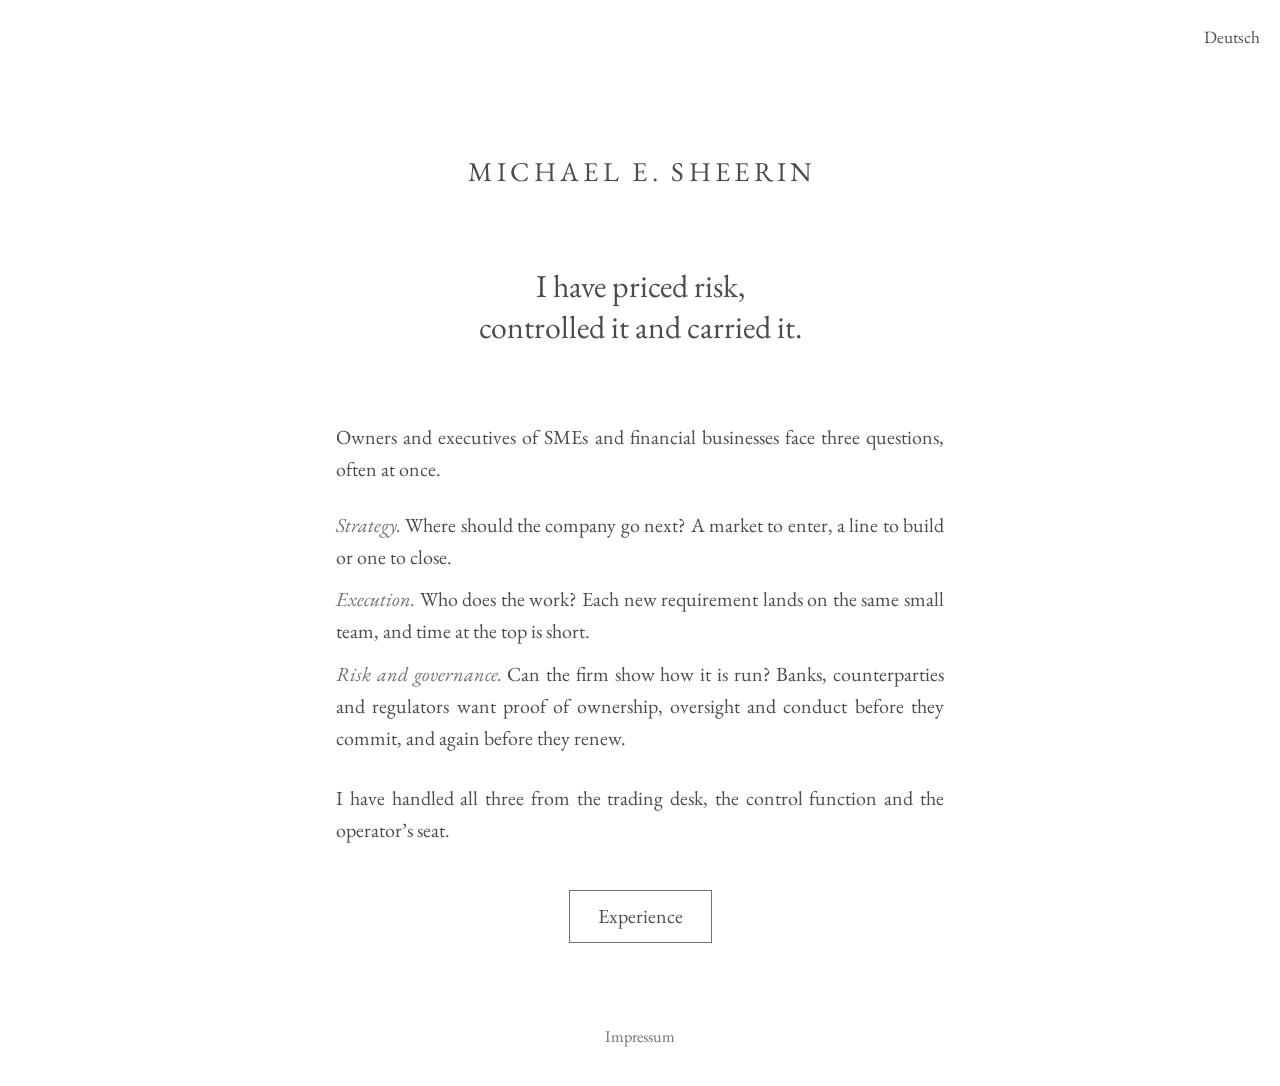
<file: index.html>
<!doctype html><html lang="en"><head><meta charset="utf-8"><meta name="viewport" content="width=device-width,initial-scale=1"><title>Michael E. Sheerin</title><meta name="description" content="Michael E. Sheerin. Independent mandates in strategy, execution, and risk and governance."><link rel="icon" href="/favicon.svg" type="image/svg+xml"><link rel="stylesheet" href="/styles.css"></head><body><nav><a class="lang" href="/de/">Deutsch</a></nav><a class="name" href="/">Michael E. Sheerin</a><main><h1>I have priced risk, controlled it and carried it.</h1><p class="lead">Owners and executives of SMEs and financial businesses face three questions, often at once.</p><p class="row"><span class="ri">Strategy.</span> Where should the company go next? A market to enter, a line to build or one to close.</p><p class="row"><span class="ri">Execution.</span> Who does the work? Each new requirement lands on the same small team, and time at the top is short.</p><p class="row"><span class="ri">Risk and governance.</span> Can the firm show how it is run? Banks, counterparties and regulators want proof of ownership, oversight and conduct before they commit, and again before they renew.</p><p class="lead close">I have handled all three from the trading desk, the control function and the operator’s seat.</p><p class="next"><a href="/experience/">Experience</a></p></main><footer><a href="/impressum/">Impressum</a></footer></body></html>
</file>
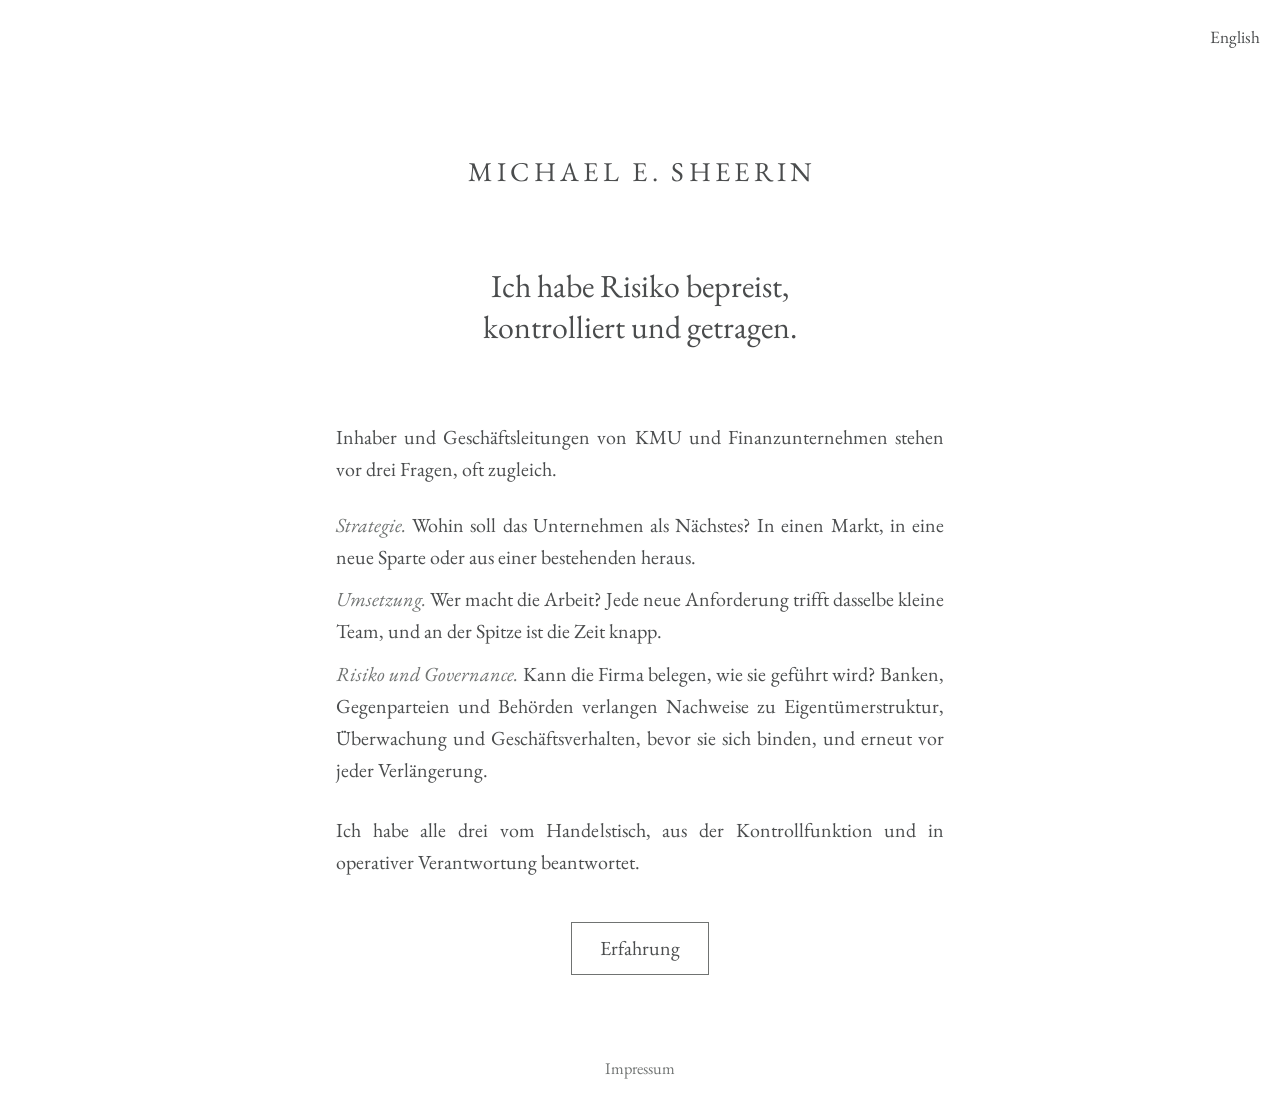
<file: de/index.html>
<!doctype html><html lang="de"><head><meta charset="utf-8"><meta name="viewport" content="width=device-width,initial-scale=1"><title>Michael E. Sheerin</title><meta name="description" content="Michael E. Sheerin. Unabhängige Mandate in Strategie, Umsetzung sowie Risiko und Governance."><link rel="icon" href="/favicon.svg" type="image/svg+xml"><link rel="stylesheet" href="/styles.css"></head><body><nav><a class="lang" href="/">English</a></nav><a class="name" href="/de/">Michael E. Sheerin</a><main><h1>Ich habe Risiko bepreist, kontrolliert und getragen.</h1><p class="lead">Inhaber und Geschäftsleitungen von KMU und Finanzunternehmen stehen vor drei Fragen, oft zugleich.</p><p class="row"><span class="ri">Strategie.</span> Wohin soll das Unternehmen als Nächstes? In einen Markt, in eine neue Sparte oder aus einer bestehenden heraus.</p><p class="row"><span class="ri">Umsetzung.</span> Wer macht die Arbeit? Jede neue Anforderung trifft dasselbe kleine Team, und an der Spitze ist die Zeit knapp.</p><p class="row"><span class="ri">Risiko und Governance.</span> Kann die Firma belegen, wie sie geführt wird? Banken, Gegenparteien und Behörden verlangen Nachweise zu Eigentümerstruktur, Überwachung und Geschäftsverhalten, bevor sie sich binden, und erneut vor jeder Verlängerung.</p><p class="lead close">Ich habe alle drei vom Handelstisch, aus der Kontrollfunktion und in operativer Verantwortung beantwortet.</p><p class="next"><a href="/de/experience/">Erfahrung</a></p></main><footer><a href="/impressum/">Impressum</a></footer></body></html>
</file>
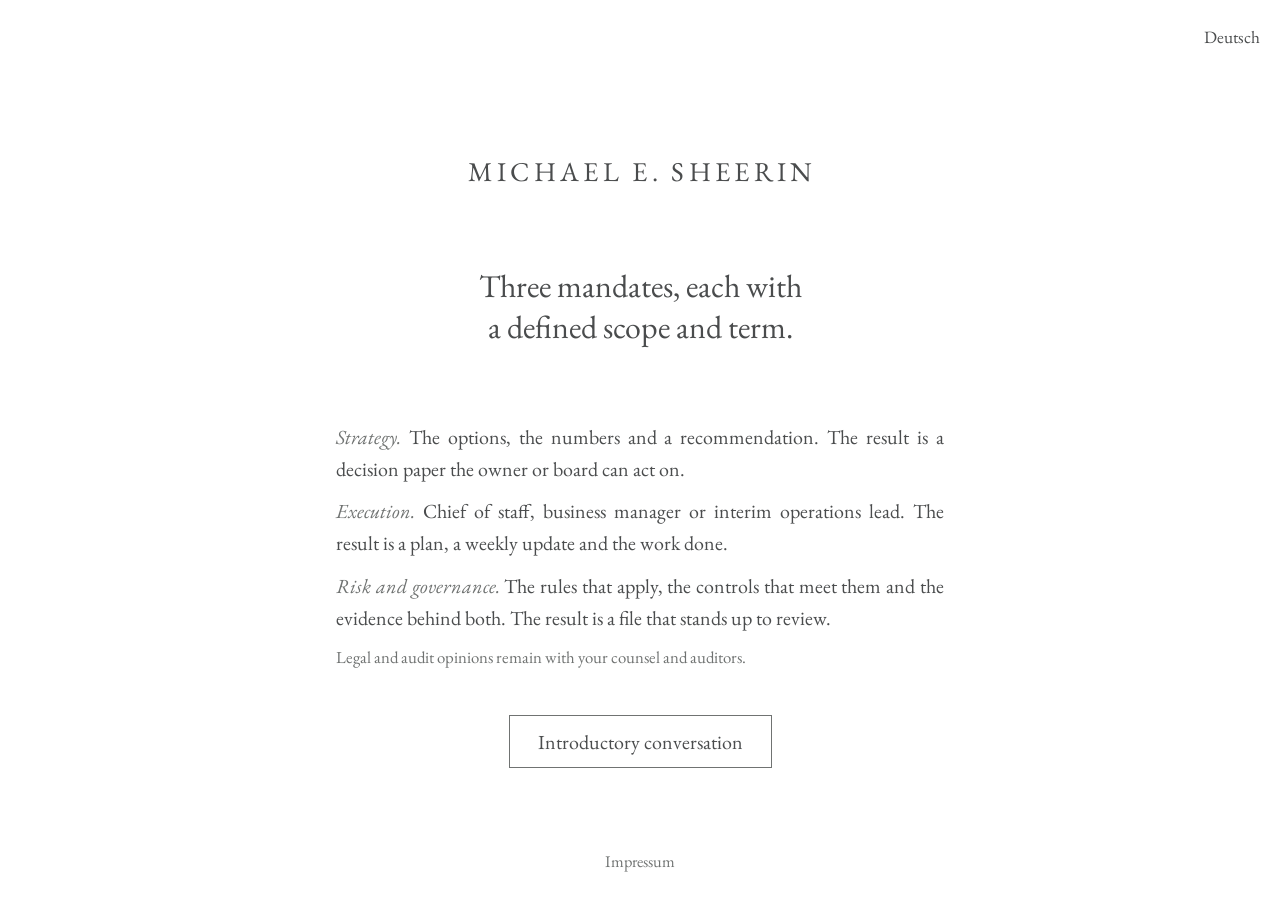
<file: engagements/index.html>
<!doctype html><html lang="en"><head><meta charset="utf-8"><meta name="viewport" content="width=device-width,initial-scale=1"><title>Mandates | Michael E. Sheerin</title><meta name="description" content="Michael E. Sheerin. Three mandates, each with a defined scope and term."><link rel="icon" href="/favicon.svg" type="image/svg+xml"><link rel="stylesheet" href="/styles.css"></head><body><nav><a class="lang" href="/de/engagements/">Deutsch</a></nav><a class="name" href="/">Michael E. Sheerin</a><main><h1>Three mandates, each with a defined scope and term.</h1><p class="row"><span class="ri">Strategy.</span> The options, the numbers and a recommendation. The result is a decision paper the owner or board can act on.</p><p class="row"><span class="ri">Execution.</span> Chief of staff, business manager or interim operations lead. The result is a plan, a weekly update and the work done.</p><p class="row"><span class="ri">Risk and governance.</span> The rules that apply, the controls that meet them and the evidence behind both. The result is a file that stands up to review.</p><p class="fine">Legal and audit opinions remain with your counsel and auditors.</p><p class="next"><a href="https://calendar.proton.me/bookings#VF5t0fohnnTvfBKRVGsZBuibG_S1iWW8JO1emktVD04=">Introductory conversation</a></p></main><footer><a href="/impressum/">Impressum</a></footer></body></html>
</file>
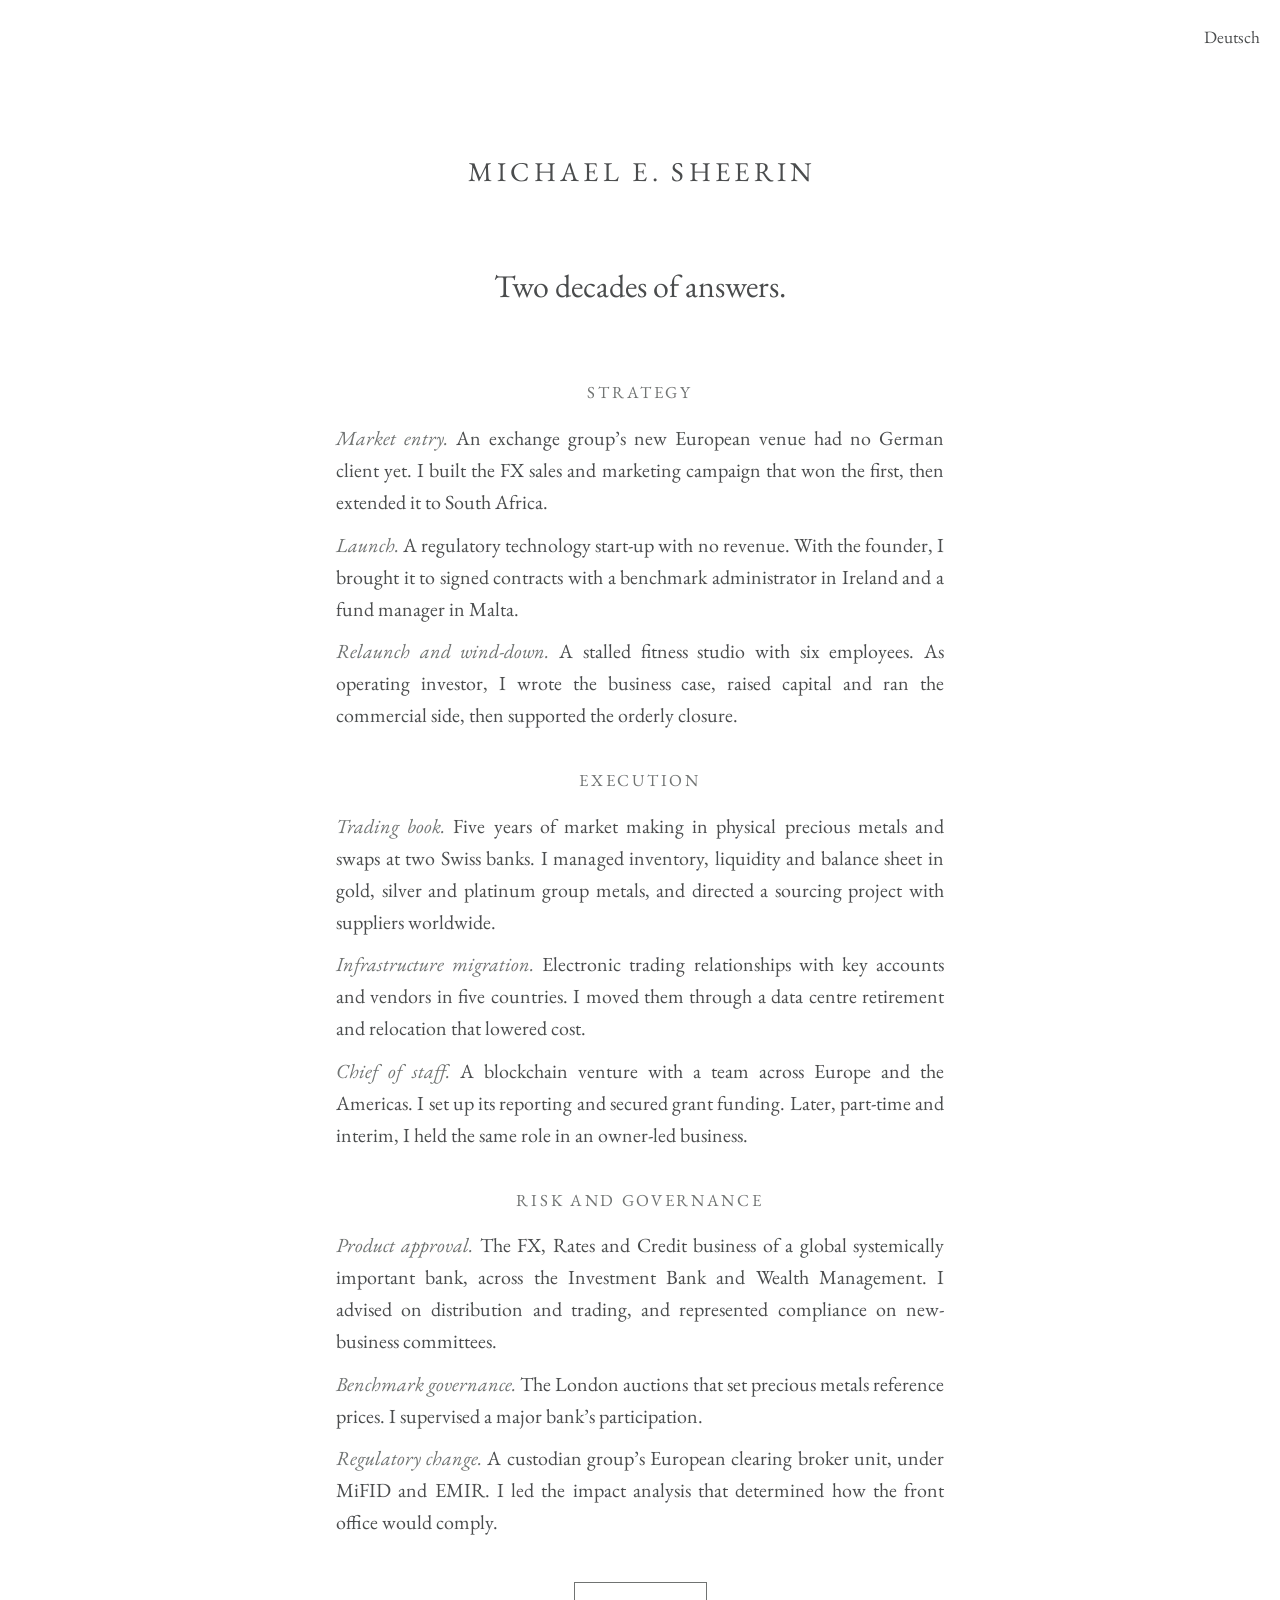
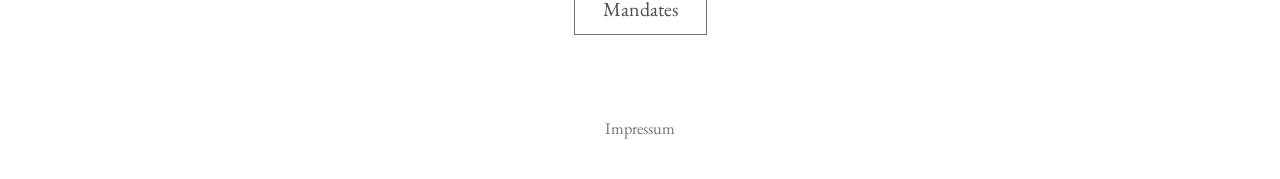
<file: experience/index.html>
<!doctype html><html lang="en"><head><meta charset="utf-8"><meta name="viewport" content="width=device-width,initial-scale=1"><title>Experience | Michael E. Sheerin</title><meta name="description" content="Michael E. Sheerin. Experience in strategy, execution, and risk and governance."><link rel="icon" href="/favicon.svg" type="image/svg+xml"><link rel="stylesheet" href="/styles.css"></head><body><nav><a class="lang" href="/de/experience/">Deutsch</a></nav><a class="name" href="/">Michael E. Sheerin</a><main><h1>Two decades of answers.</h1><h2 class="cap">Strategy</h2><p class="row"><span class="ri">Market entry.</span> An exchange group’s new European venue had no German client yet. I built the FX sales and marketing campaign that won the first, then extended it to South Africa.</p><p class="row"><span class="ri">Launch.</span> A regulatory technology start-up with no revenue. With the founder, I brought it to signed contracts with a benchmark administrator in Ireland and a fund manager in Malta.</p><p class="row"><span class="ri">Relaunch and wind-down.</span> A stalled fitness studio with six employees. As operating investor, I wrote the business case, raised capital and ran the commercial side, then supported the orderly closure.</p><h2 class="cap">Execution</h2><p class="row"><span class="ri">Trading book.</span> Five years of market making in physical precious metals and swaps at two Swiss banks. I managed inventory, liquidity and balance sheet in gold, silver and platinum group metals, and directed a sourcing project with suppliers worldwide.</p><p class="row"><span class="ri">Infrastructure migration.</span> Electronic trading relationships with key accounts and vendors in five countries. I moved them through a data centre retirement and relocation that lowered cost.</p><p class="row"><span class="ri">Chief of staff.</span> A blockchain venture with a team across Europe and the Americas. I set up its reporting and secured grant funding. Later, part-time and interim, I held the same role in an owner-led business.</p><h2 class="cap">Risk and governance</h2><p class="row"><span class="ri">Product approval.</span> The FX, Rates and Credit business of a global systemically important bank, across the Investment Bank and Wealth Management. I advised on distribution and trading, and represented compliance on new-business committees.</p><p class="row"><span class="ri">Benchmark governance.</span> The London auctions that set precious metals reference prices. I supervised a major bank’s participation.</p><p class="row"><span class="ri">Regulatory change.</span> A custodian group’s European clearing broker unit, under MiFID and EMIR. I led the impact analysis that determined how the front office would comply.</p><p class="next"><a href="/engagements/">Mandates</a></p></main><footer><a href="/impressum/">Impressum</a></footer></body></html>
</file>
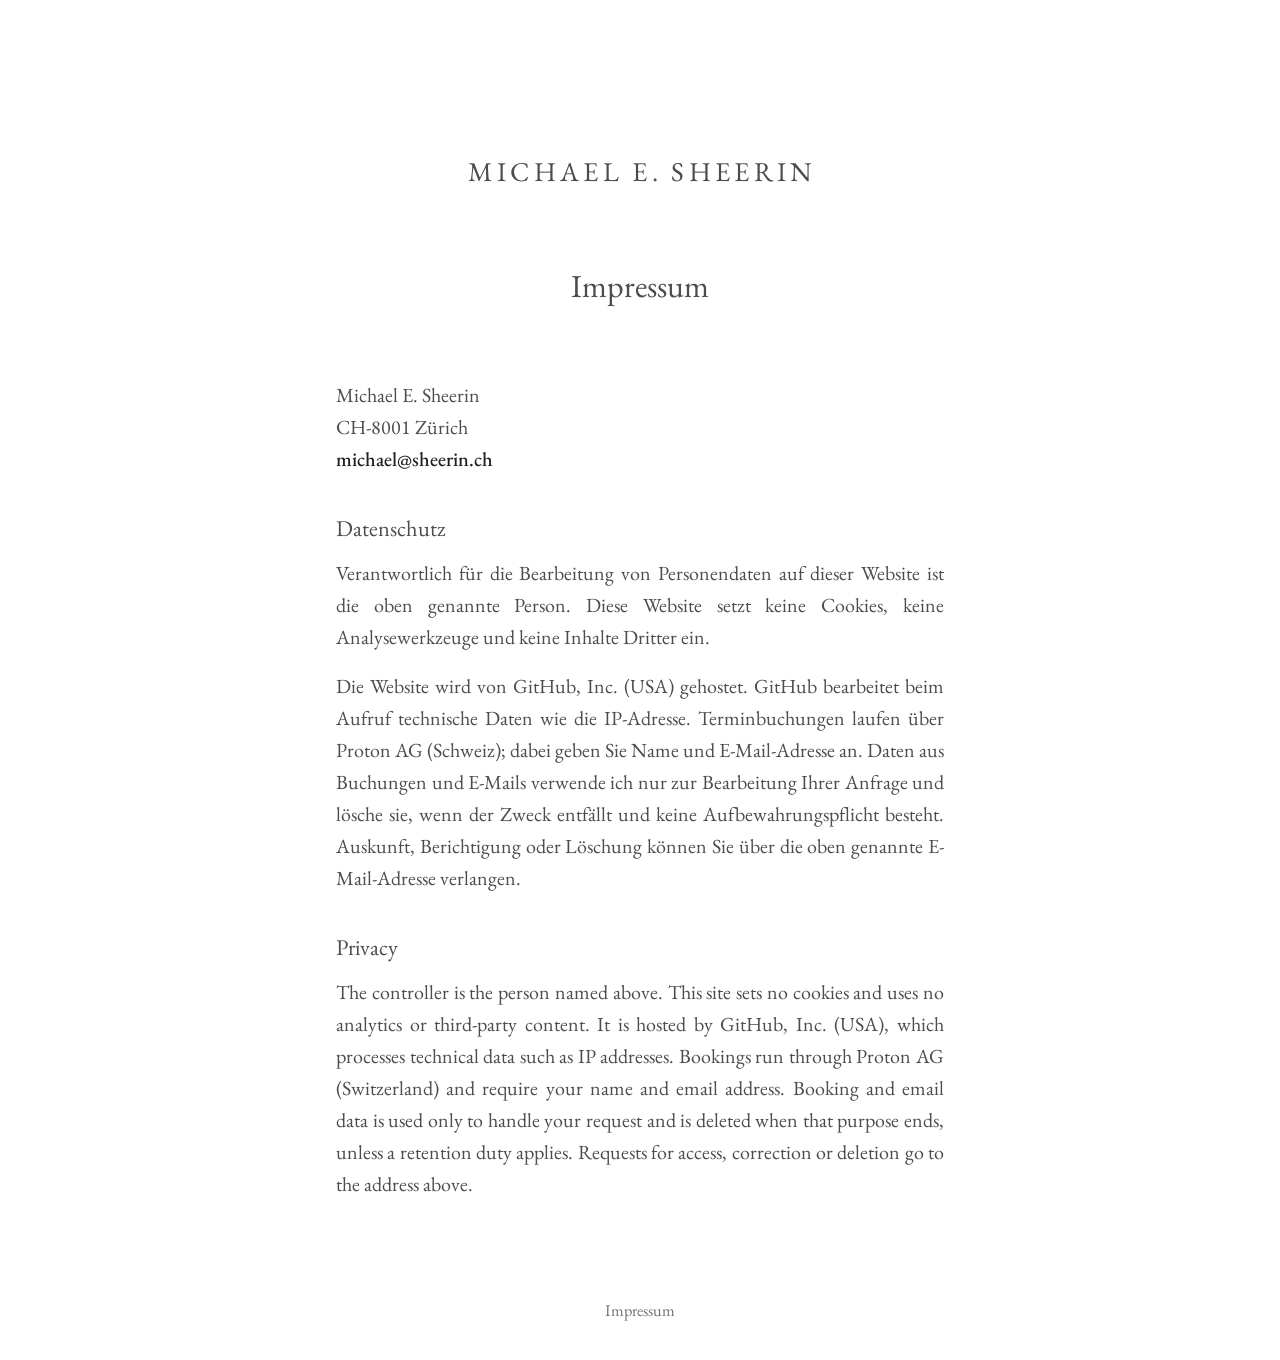
<file: impressum/index.html>
<!doctype html><html lang="de"><head><meta charset="utf-8"><meta name="viewport" content="width=device-width,initial-scale=1"><title>Impressum | Michael E. Sheerin</title><meta name="description" content="Michael E. Sheerin. Impressum und Datenschutz."><link rel="icon" href="/favicon.svg" type="image/svg+xml"><link rel="stylesheet" href="/styles.css"></head><body><nav></nav><a class="name" href="/">Michael E. Sheerin</a><main><h1>Impressum</h1><p>Michael E. Sheerin<br>CH-8001 Zürich<br><a href="mailto:michael@sheerin.ch">michael@sheerin.ch</a></p><div class="legal"><h2>Datenschutz</h2><p>Verantwortlich für die Bearbeitung von Personendaten auf dieser Website ist die oben genannte Person. Diese Website setzt keine Cookies, keine Analysewerkzeuge und keine Inhalte Dritter ein.</p><p>Die Website wird von GitHub, Inc. (USA) gehostet. GitHub bearbeitet beim Aufruf technische Daten wie die IP-Adresse. Terminbuchungen laufen über Proton AG (Schweiz); dabei geben Sie Name und E-Mail-Adresse an. Daten aus Buchungen und E-Mails verwende ich nur zur Bearbeitung Ihrer Anfrage und lösche sie, wenn der Zweck entfällt und keine Aufbewahrungspflicht besteht. Auskunft, Berichtigung oder Löschung können Sie über die oben genannte E-Mail-Adresse verlangen.</p><h2 lang="en">Privacy</h2><p lang="en">The controller is the person named above. This site sets no cookies and uses no analytics or third-party content. It is hosted by GitHub, Inc. (USA), which processes technical data such as IP addresses. Bookings run through Proton AG (Switzerland) and require your name and email address. Booking and email data is used only to handle your request and is deleted when that purpose ends, unless a retention duty applies. Requests for access, correction or deletion go to the address above.</p></div></main><footer><a href="/impressum/">Impressum</a></footer></body></html>
</file>
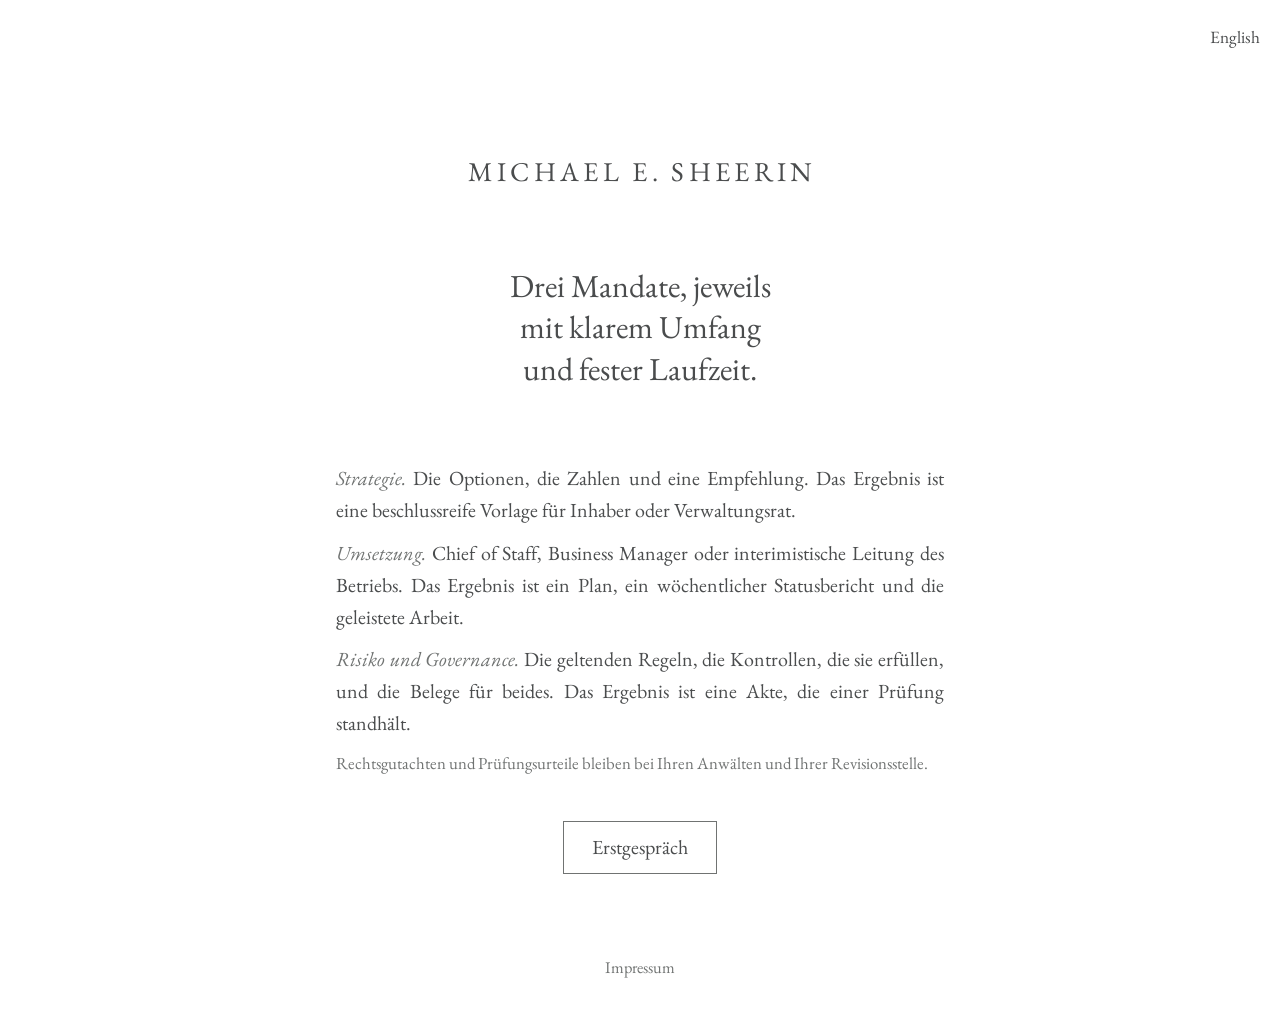
<file: de/engagements/index.html>
<!doctype html><html lang="de"><head><meta charset="utf-8"><meta name="viewport" content="width=device-width,initial-scale=1"><title>Mandate | Michael E. Sheerin</title><meta name="description" content="Michael E. Sheerin. Drei Mandate, jeweils mit klarem Umfang und fester Laufzeit."><link rel="icon" href="/favicon.svg" type="image/svg+xml"><link rel="stylesheet" href="/styles.css"></head><body><nav><a class="lang" href="/engagements/">English</a></nav><a class="name" href="/de/">Michael E. Sheerin</a><main><h1>Drei Mandate, jeweils mit klarem Umfang und fester Laufzeit.</h1><p class="row"><span class="ri">Strategie.</span> Die Optionen, die Zahlen und eine Empfehlung. Das Ergebnis ist eine beschlussreife Vorlage für Inhaber oder Verwaltungsrat.</p><p class="row"><span class="ri">Umsetzung.</span> Chief of Staff, Business Manager oder interimistische Leitung des Betriebs. Das Ergebnis ist ein Plan, ein wöchentlicher Statusbericht und die geleistete Arbeit.</p><p class="row"><span class="ri">Risiko und Governance.</span> Die geltenden Regeln, die Kontrollen, die sie erfüllen, und die Belege für beides. Das Ergebnis ist eine Akte, die einer Prüfung standhält.</p><p class="fine">Rechtsgutachten und Prüfungsurteile bleiben bei Ihren Anwälten und Ihrer Revisionsstelle.</p><p class="next"><a href="https://calendar.proton.me/bookings#VF5t0fohnnTvfBKRVGsZBuibG_S1iWW8JO1emktVD04=">Erstgespräch</a></p></main><footer><a href="/impressum/">Impressum</a></footer></body></html>
</file>
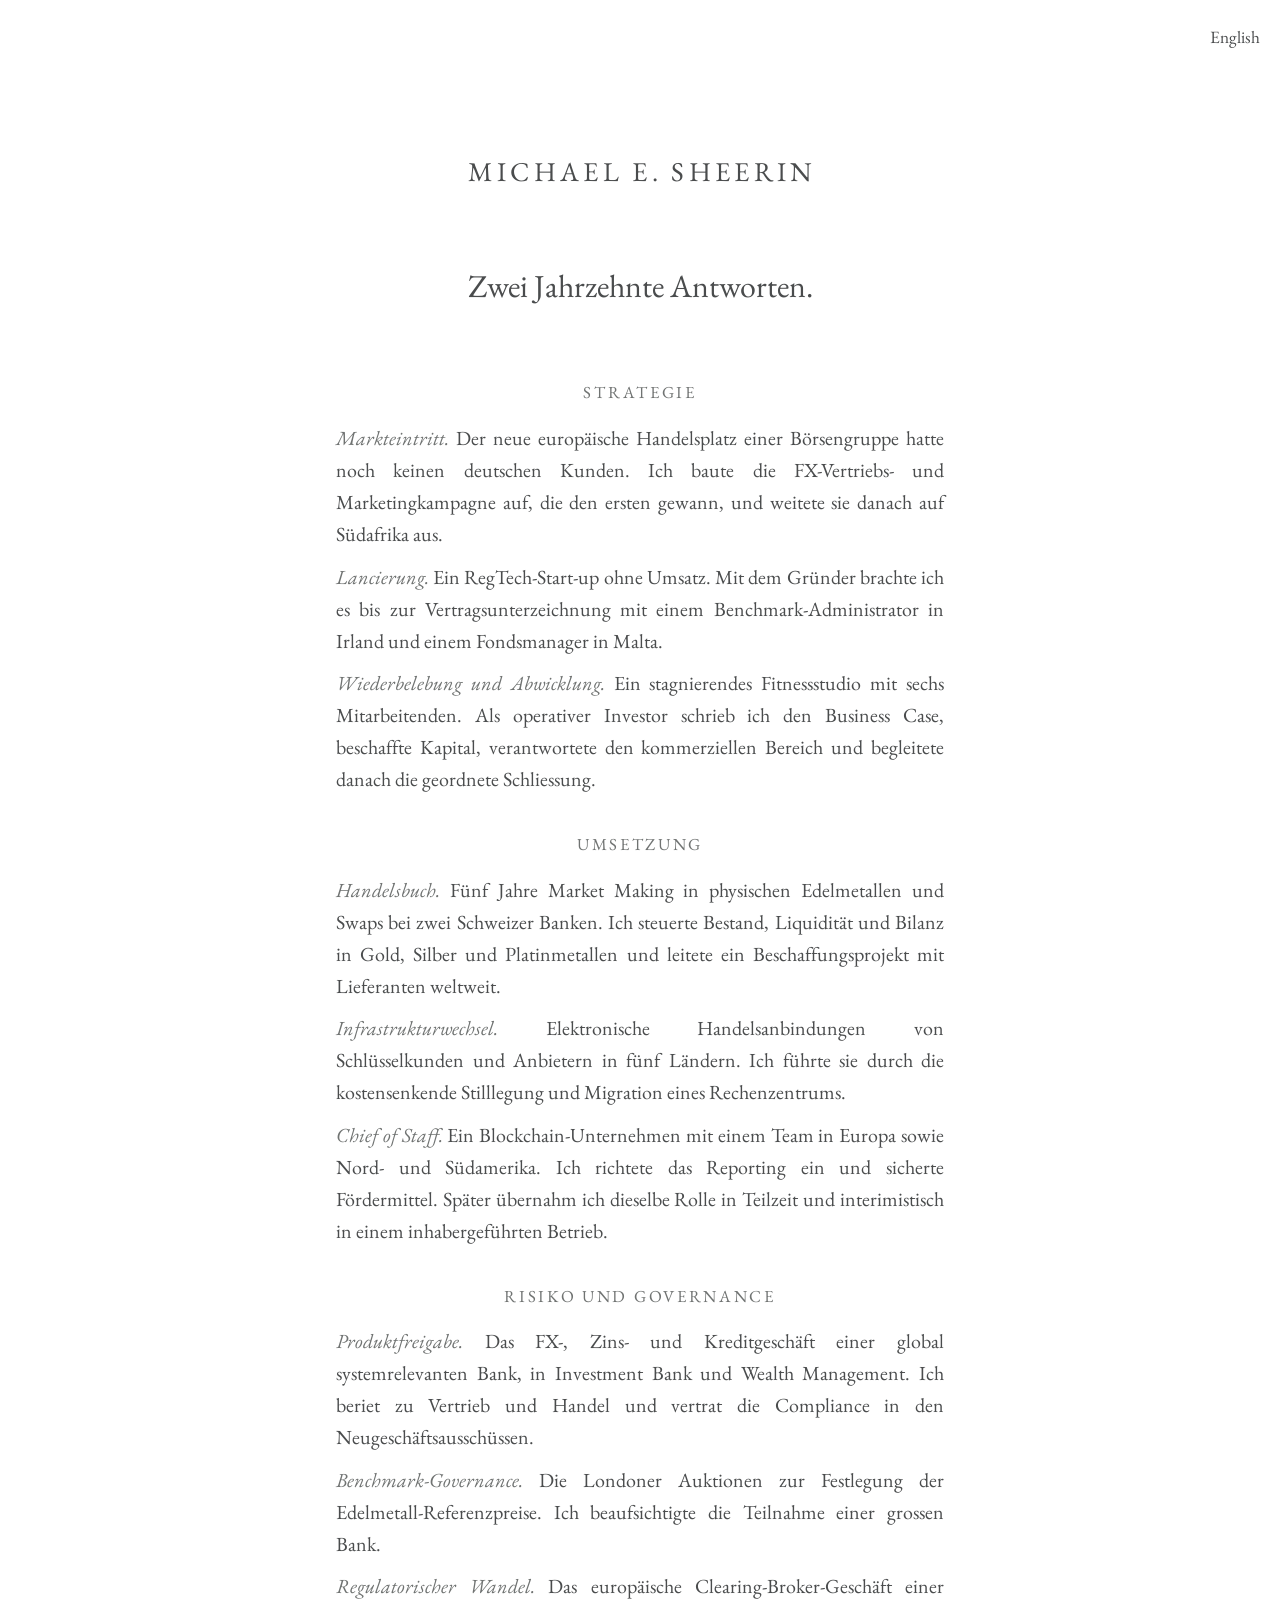
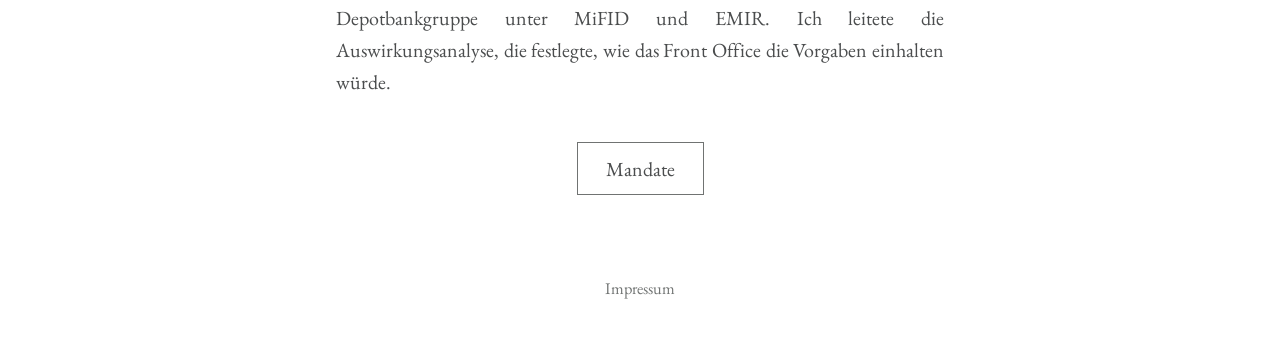
<file: de/experience/index.html>
<!doctype html><html lang="de"><head><meta charset="utf-8"><meta name="viewport" content="width=device-width,initial-scale=1"><title>Erfahrung | Michael E. Sheerin</title><meta name="description" content="Michael E. Sheerin. Erfahrung in Strategie, Umsetzung sowie Risiko und Governance."><link rel="icon" href="/favicon.svg" type="image/svg+xml"><link rel="stylesheet" href="/styles.css"></head><body><nav><a class="lang" href="/experience/">English</a></nav><a class="name" href="/de/">Michael E. Sheerin</a><main><h1>Zwei Jahrzehnte Antworten.</h1><h2 class="cap">Strategie</h2><p class="row"><span class="ri">Markteintritt.</span> Der neue europäische Handelsplatz einer Börsengruppe hatte noch keinen deutschen Kunden. Ich baute die FX-Vertriebs- und Marketingkampagne auf, die den ersten gewann, und weitete sie danach auf Südafrika aus.</p><p class="row"><span class="ri">Lancierung.</span> Ein RegTech-Start-up ohne Umsatz. Mit dem Gründer brachte ich es bis zur Vertragsunterzeichnung mit einem Benchmark-Administrator in Irland und einem Fondsmanager in Malta.</p><p class="row"><span class="ri">Wiederbelebung und Abwicklung.</span> Ein stagnierendes Fitnessstudio mit sechs Mitarbeitenden. Als operativer Investor schrieb ich den Business Case, beschaffte Kapital, verantwortete den kommerziellen Bereich und begleitete danach die geordnete Schliessung.</p><h2 class="cap">Umsetzung</h2><p class="row"><span class="ri">Handelsbuch.</span> Fünf Jahre Market Making in physischen Edelmetallen und Swaps bei zwei Schweizer Banken. Ich steuerte Bestand, Liquidität und Bilanz in Gold, Silber und Platinmetallen und leitete ein Beschaffungsprojekt mit Lieferanten weltweit.</p><p class="row"><span class="ri">Infrastrukturwechsel.</span> Elektronische Handelsanbindungen von Schlüsselkunden und Anbietern in fünf Ländern. Ich führte sie durch die kostensenkende Stilllegung und Migration eines Rechenzentrums.</p><p class="row"><span class="ri">Chief of Staff.</span> Ein Blockchain-Unternehmen mit einem Team in Europa sowie Nord- und Südamerika. Ich richtete das Reporting ein und sicherte Fördermittel. Später übernahm ich dieselbe Rolle in Teilzeit und interimistisch in einem inhabergeführten Betrieb.</p><h2 class="cap">Risiko und Governance</h2><p class="row"><span class="ri">Produktfreigabe.</span> Das FX-, Zins- und Kreditgeschäft einer global systemrelevanten Bank, in Investment Bank und Wealth Management. Ich beriet zu Vertrieb und Handel und vertrat die Compliance in den Neugeschäftsausschüssen.</p><p class="row"><span class="ri">Benchmark-Governance.</span> Die Londoner Auktionen zur Festlegung der Edelmetall-Referenzpreise. Ich beaufsichtigte die Teilnahme einer grossen Bank.</p><p class="row"><span class="ri">Regulatorischer Wandel.</span> Das europäische Clearing-Broker-Geschäft einer Depotbankgruppe unter MiFID und EMIR. Ich leitete die Auswirkungsanalyse, die festlegte, wie das Front Office die Vorgaben einhalten würde.</p><p class="next"><a href="/de/engagements/">Mandate</a></p></main><footer><a href="/impressum/">Impressum</a></footer></body></html>
</file>
<file: styles.css>
@font-face{font-family:G;src:url(/fonts/g.woff2) format("woff2");font-weight:400 800;font-display:swap;unicode-range:U+0000-00FF,U+2013-2014,U+2018-201D,U+2026}
@font-face{font-family:G;src:url(/fonts/g-ext.woff2) format("woff2");font-weight:400 800;font-display:swap;unicode-range:U+0100-02FF}
@font-face{font-family:G;font-style:italic;src:url(/fonts/gi.woff2) format("woff2");font-weight:400 800;font-display:swap}
:root{--ink:#4A4C4D;--p424:#707372}
*{box-sizing:border-box}html{-webkit-text-size-adjust:100%}
body{margin:0;background:#fff;color:var(--ink);font:400 1.25rem/1.6 G,Garamond,Georgia,serif;font-feature-settings:"onum","liga","kern";display:flex;flex-direction:column;min-height:100vh;padding:0 1.25rem}
a{color:inherit;text-decoration-color:var(--p424);text-decoration-thickness:1px;text-underline-offset:.2em}a:hover{text-decoration-thickness:2px}a:focus-visible{outline:2px solid var(--ink);outline-offset:3px}
nav{display:flex;justify-content:center;gap:clamp(1.1rem,3vw,2.25rem);flex-wrap:wrap;padding-top:1.5rem;font-size:1.08rem}nav a{text-decoration:none}nav a:hover{text-decoration:underline}
.name{display:block;text-align:center;text-decoration:none;text-transform:uppercase;letter-spacing:.16em;font-size:clamp(1.3rem,2.6vw,1.7rem);margin:clamp(3.5rem,11vh,6.5rem) 0 0;padding-left:.16em}
main{width:100%;max-width:33rem;margin:0 auto;flex:1}
h1{font-weight:400;font-size:clamp(1.55rem,3.2vw,2rem);line-height:1.3;text-align:center;margin:clamp(3rem,8vh,4.5rem) auto clamp(3rem,8vh,4.5rem);max-width:26ch;text-wrap:balance}
p{margin:0 0 1.1rem;hyphens:manual}
hr{border:0;border-top:1px solid var(--p424);width:3.5rem;margin:2.75rem auto}
.i{font-style:italic;display:block}
.svc{margin-bottom:1.5rem}.fine{font-size:1.05rem;color:var(--p424)}
.links{display:flex;justify-content:center;gap:2.5rem;flex-wrap:wrap;margin:3rem 0 0}
footer{display:flex;justify-content:center;gap:2rem;flex-wrap:wrap;font-size:1.02rem;color:var(--p424);padding:clamp(3.5rem,9vh,5.5rem) 0 2.25rem}
.todo{background:#eee;font-weight:600}.legal h2{font-weight:400;font-size:1.4rem;margin:2.25rem 0 .6rem}

.wh{text-align:center;margin-bottom:1.75rem}main a{white-space:nowrap}.next{text-align:center;margin:2.75rem 0 0}nav{position:relative}.lang{position:absolute;right:0;top:1.5rem}@media (max-width:760px){.lang{position:static}}.wk{font-size:1.08rem;line-height:1.5;margin-bottom:.8rem}@media (max-width:480px){nav{gap:.8rem;font-size:.98rem}}

a,a:hover{text-decoration:none}a{transition:color .15s}a:hover{color:var(--p424)}nav{min-height:3.2rem}.lang{position:absolute;right:0;top:1.5rem}main p:not(.next) a{color:#1F2021;font-weight:500}footer a{color:var(--p424)}footer a:hover{color:var(--ink)}
@media (max-width:760px){.lang{position:absolute}}

.next a{display:inline-block;border:1px solid var(--p424);padding:.6rem 1.75rem}.next a:hover{background:var(--ink);color:#fff}

main p:not(.next){text-align:justify;hyphens:auto;-webkit-hyphens:auto}.i{text-align:left}

.tr{display:block;font-style:italic;color:var(--p424);margin-top:.35rem;text-align:left}

.row{margin:0 0 .65rem}.ri{font-style:italic;color:var(--p424)}.lead{margin-bottom:1.5rem}.close{margin-top:1.75rem}

.role{text-align:center!important;font-size:.95rem;letter-spacing:.14em;text-transform:uppercase;color:var(--p424);margin:.25rem 0 2.75rem}

.cap{font-weight:400;font-size:1.05rem;text-transform:uppercase;letter-spacing:.16em;text-align:center;color:var(--p424);margin:2.25rem 0 1rem}

main{max-width:38rem}main p.fine{text-align:left;hyphens:none;-webkit-hyphens:none}
</file>
